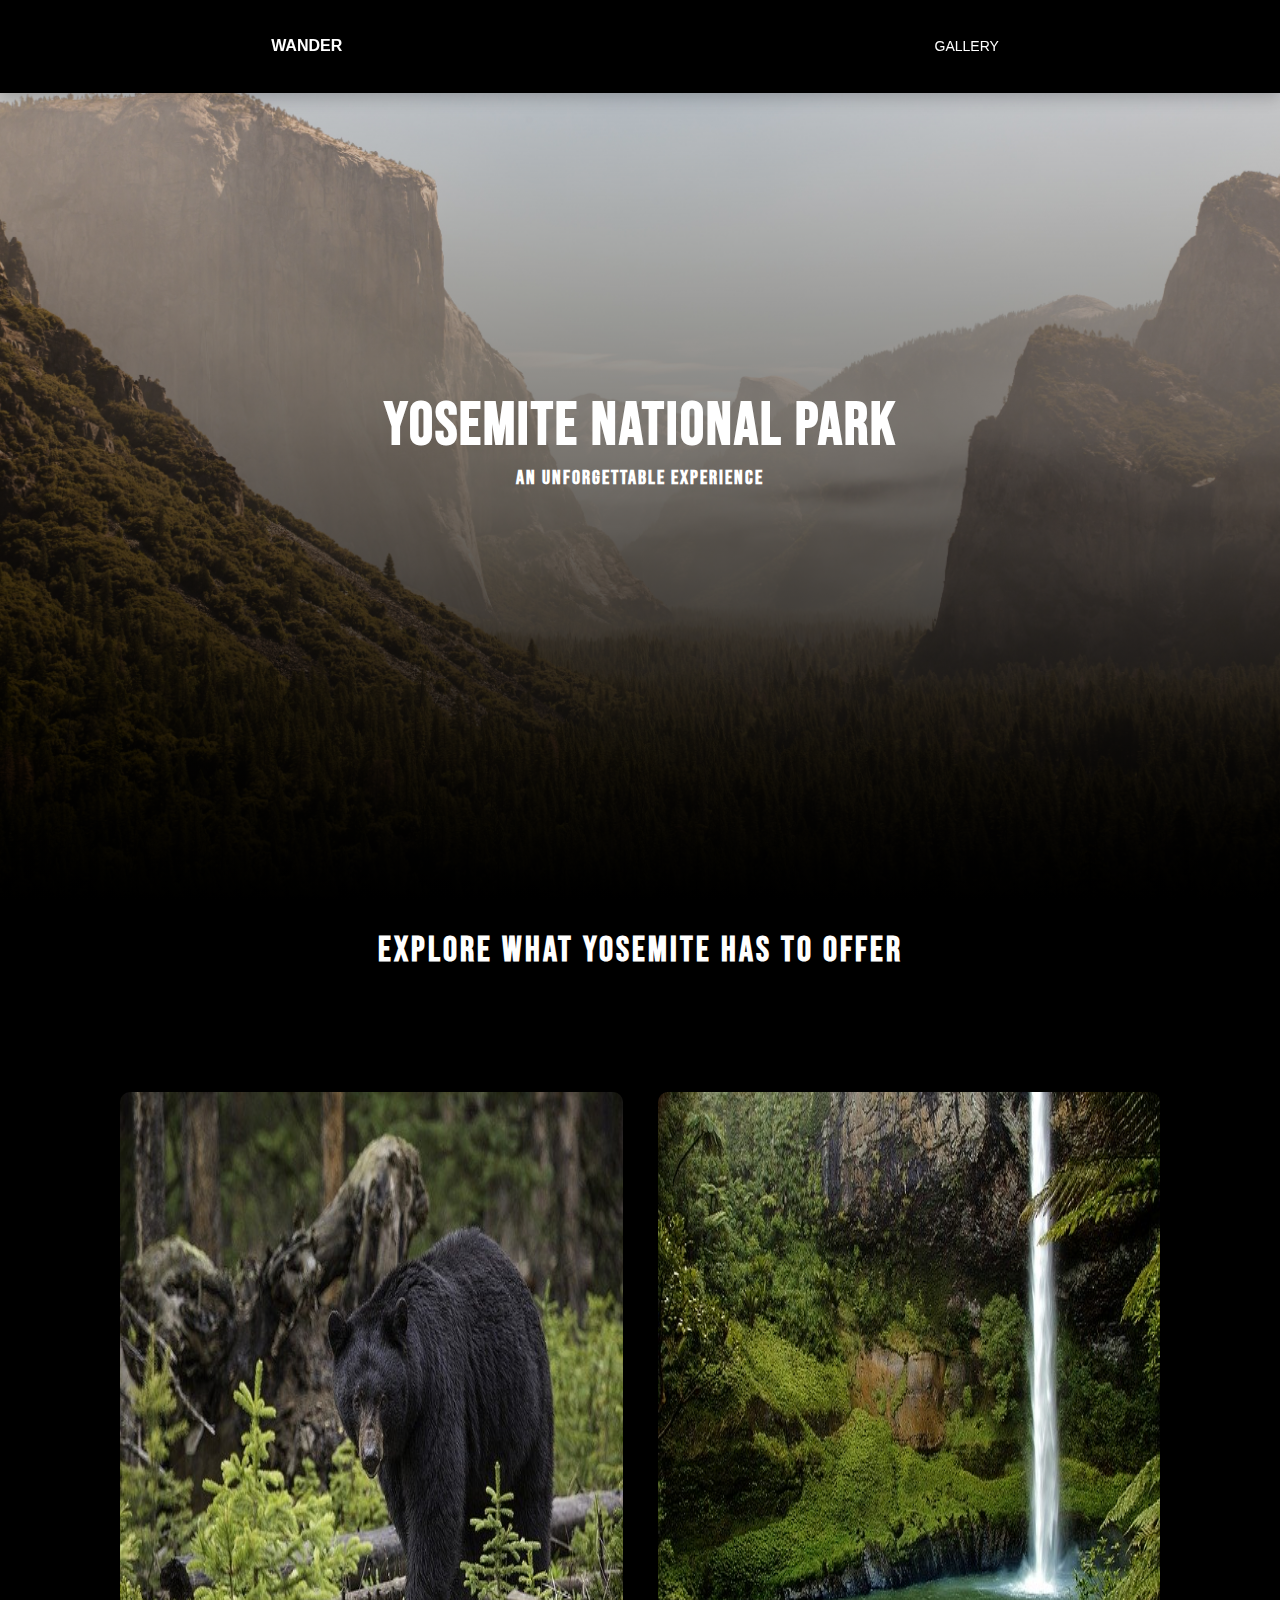
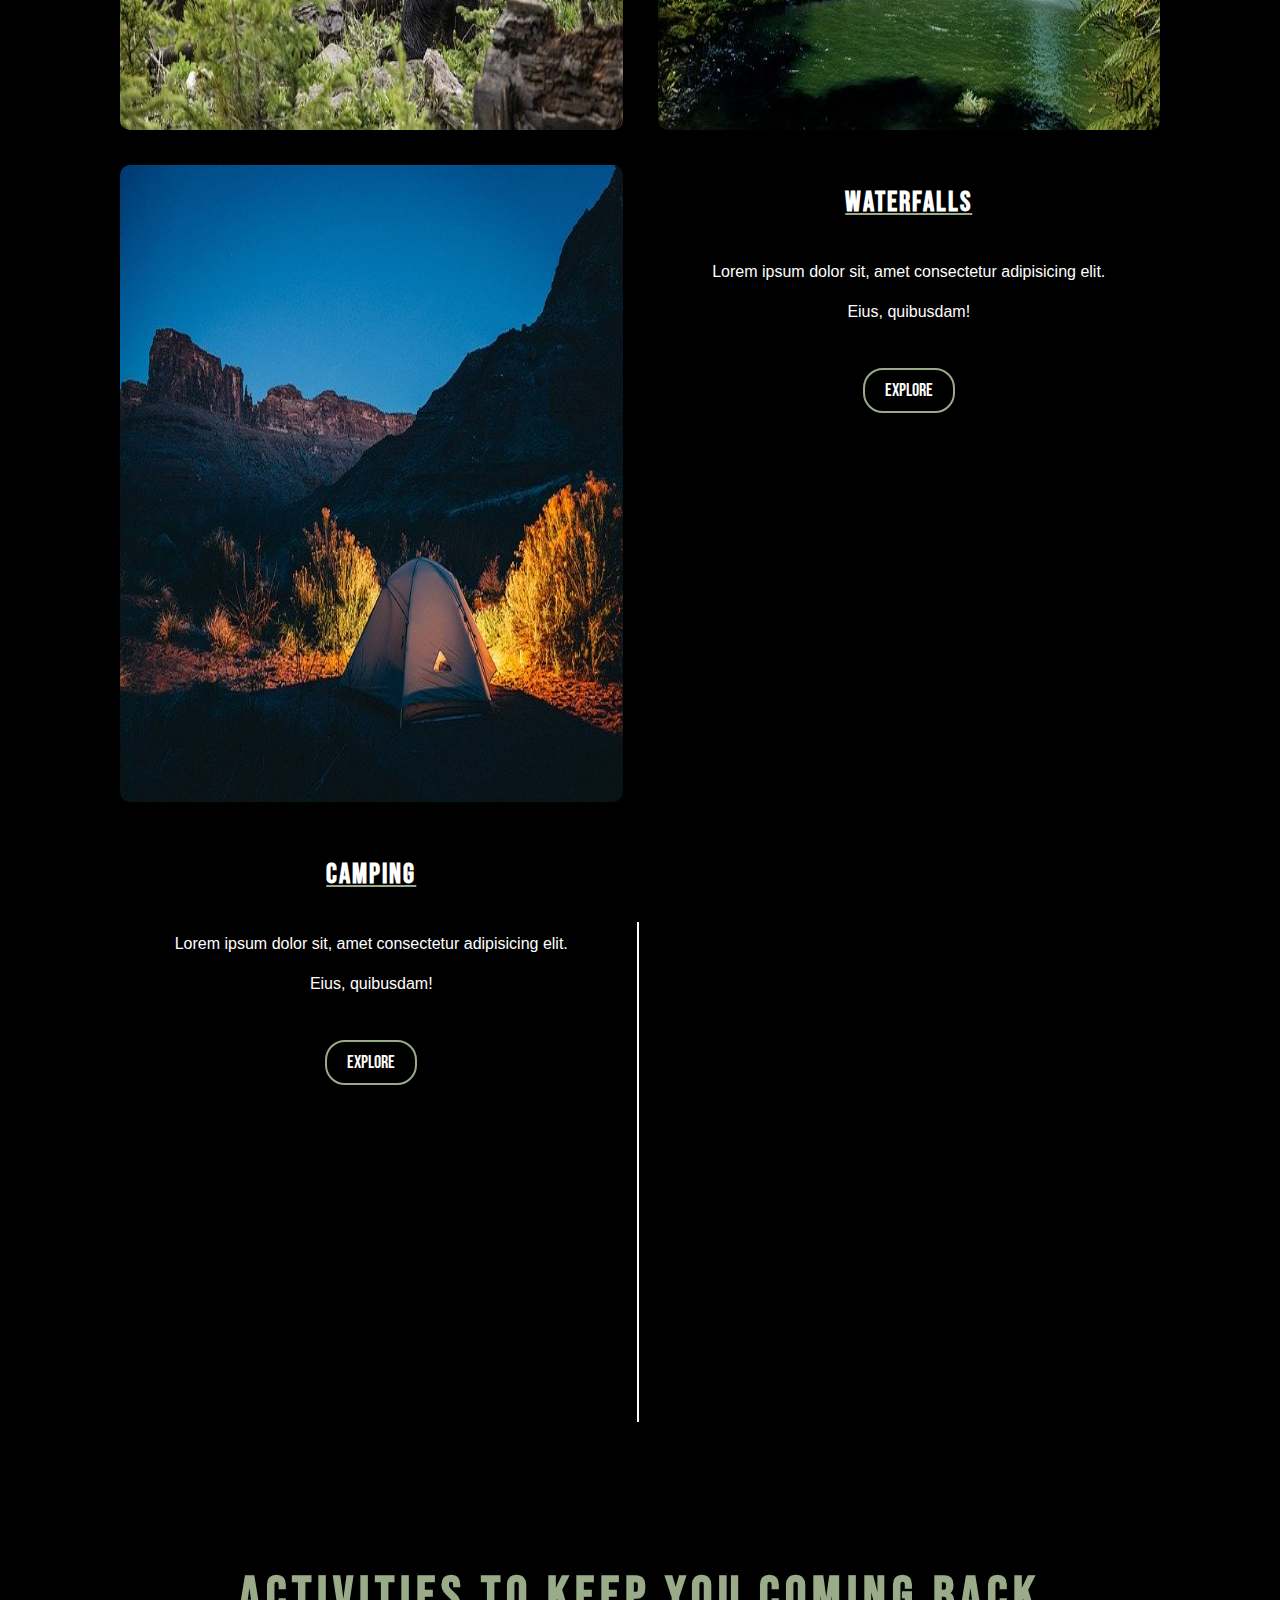
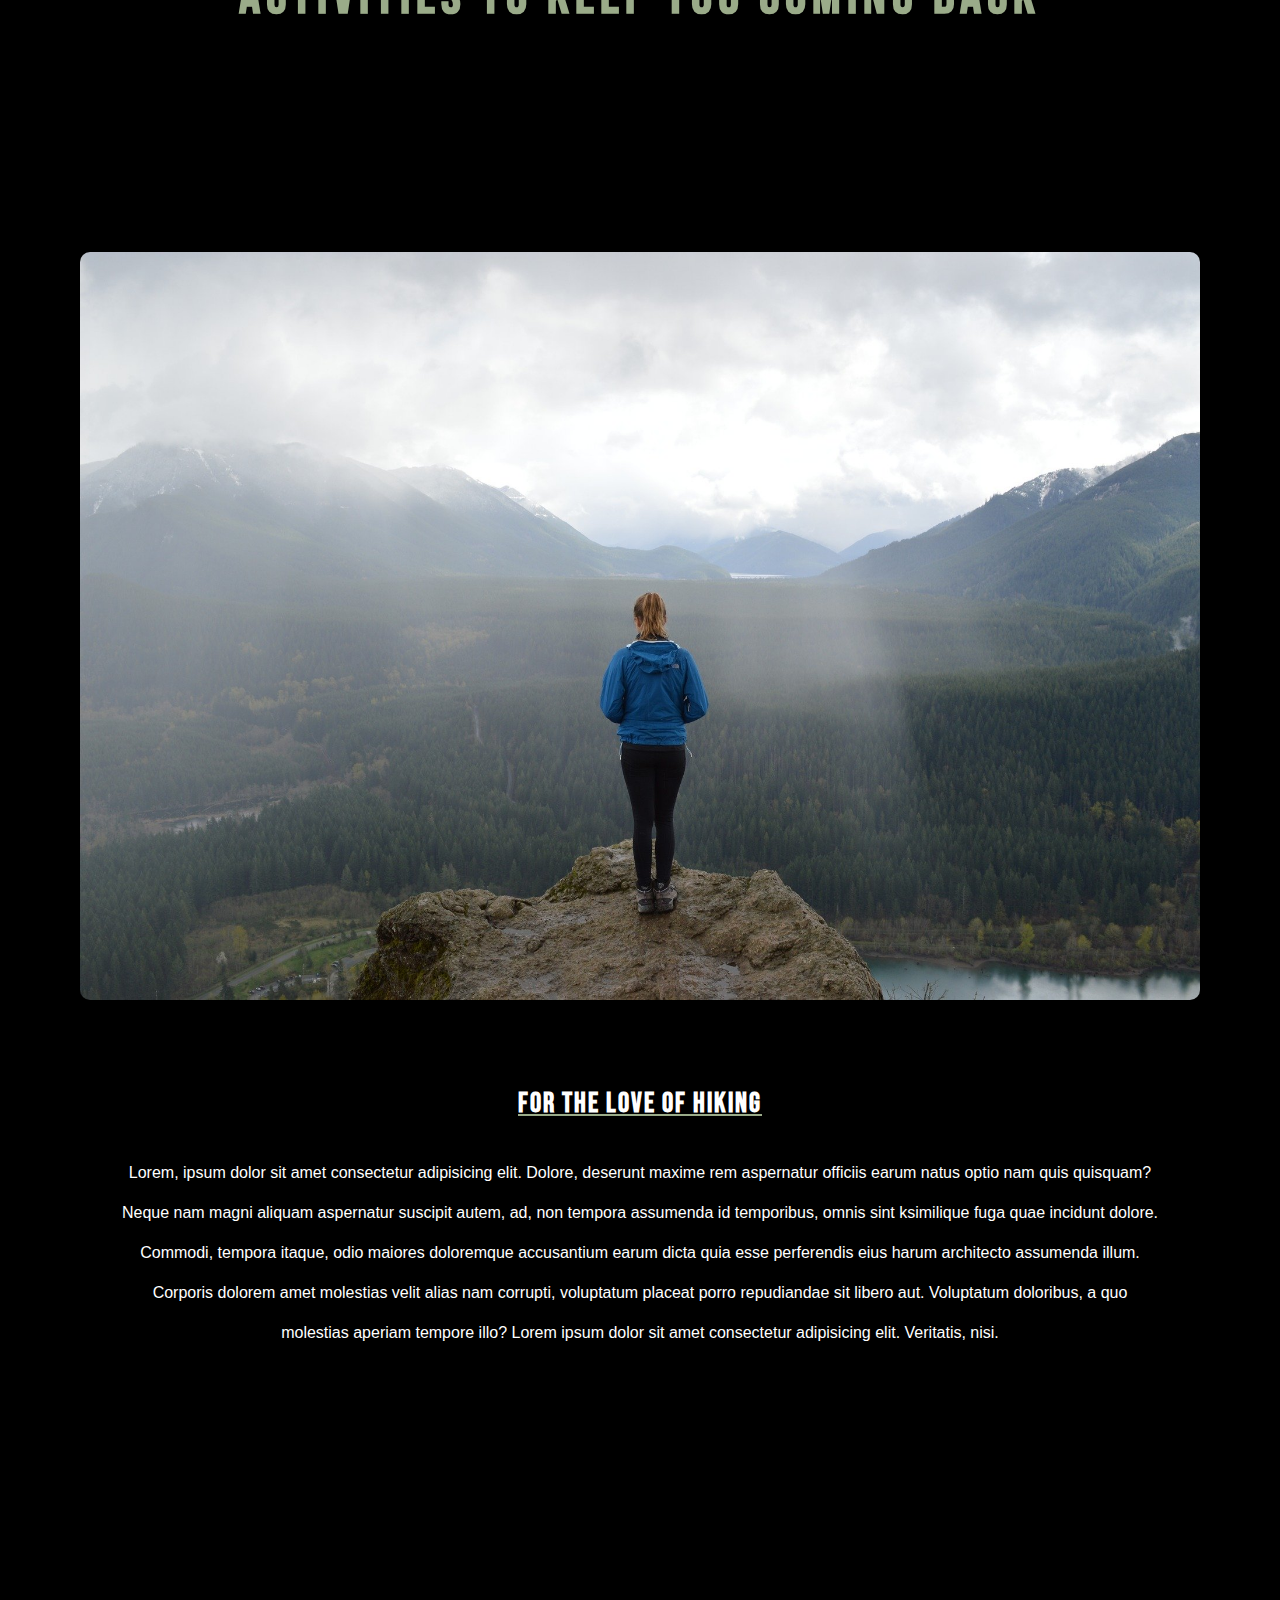
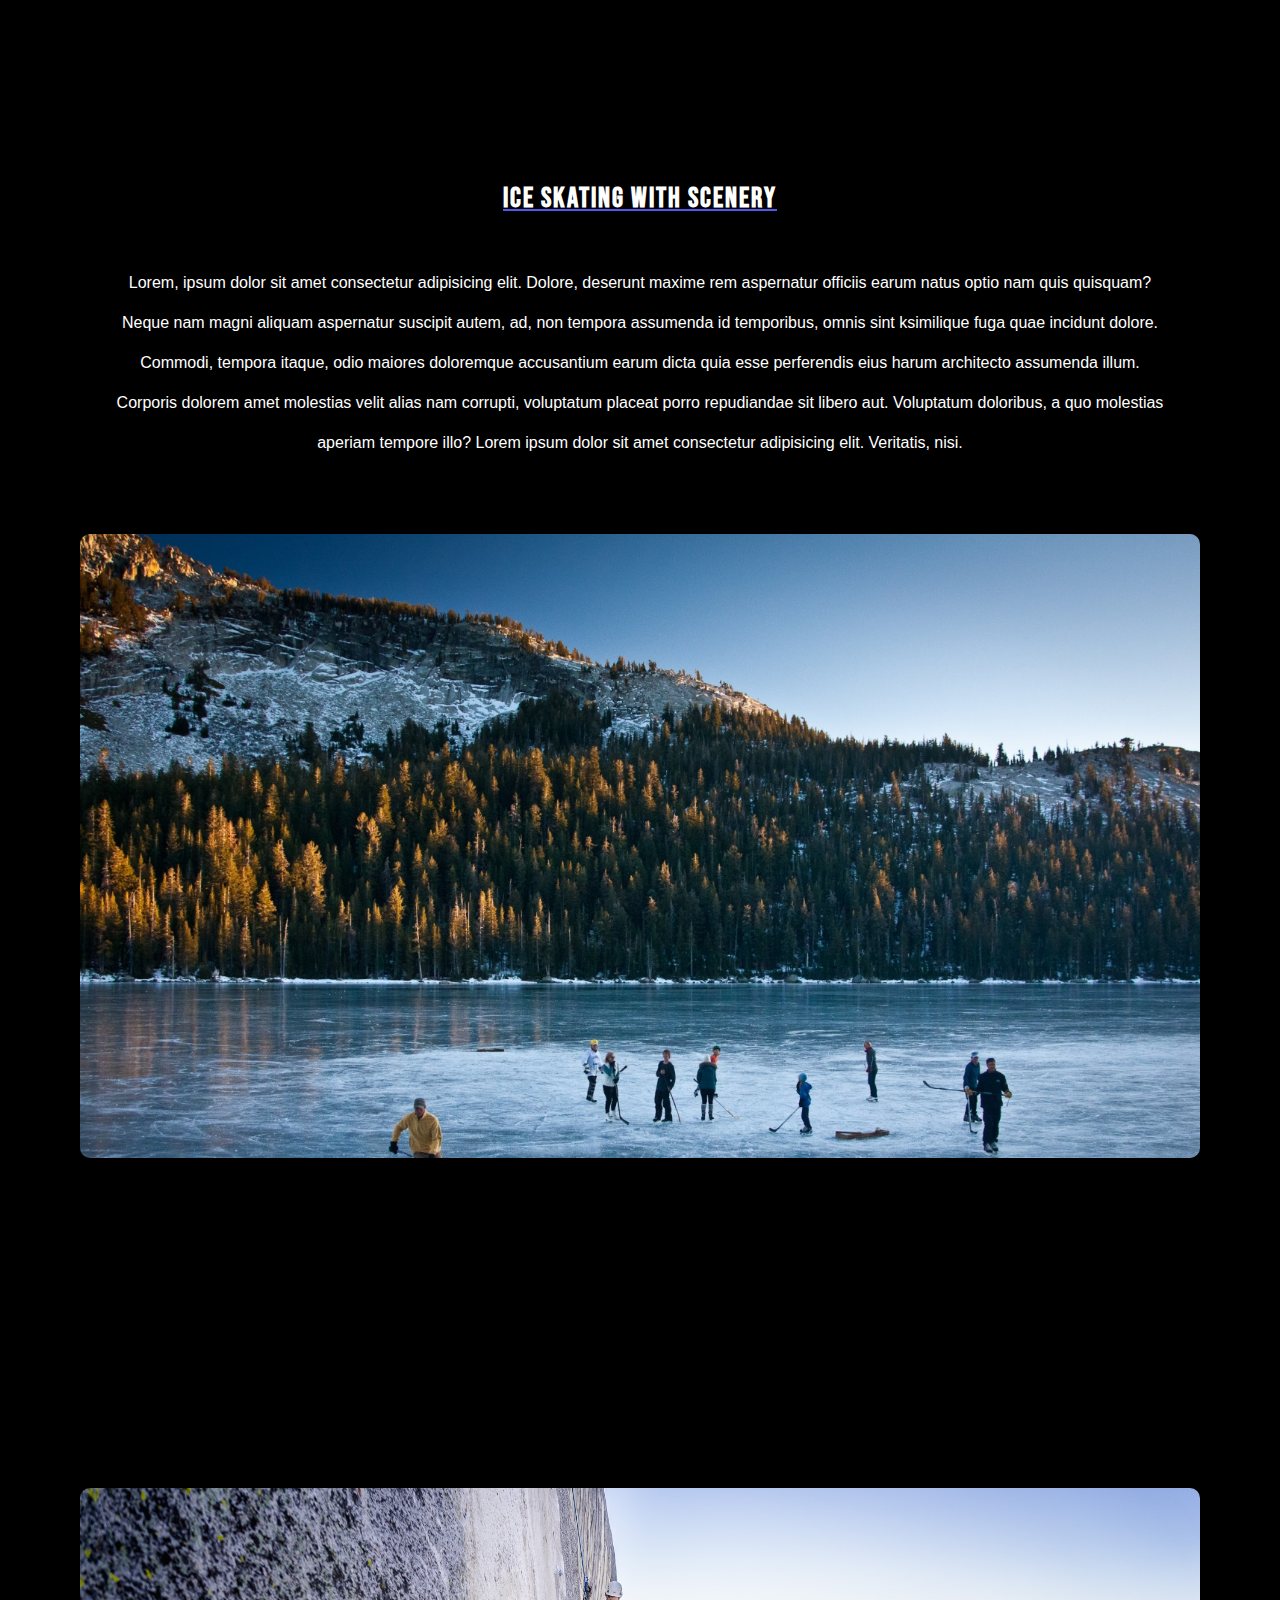
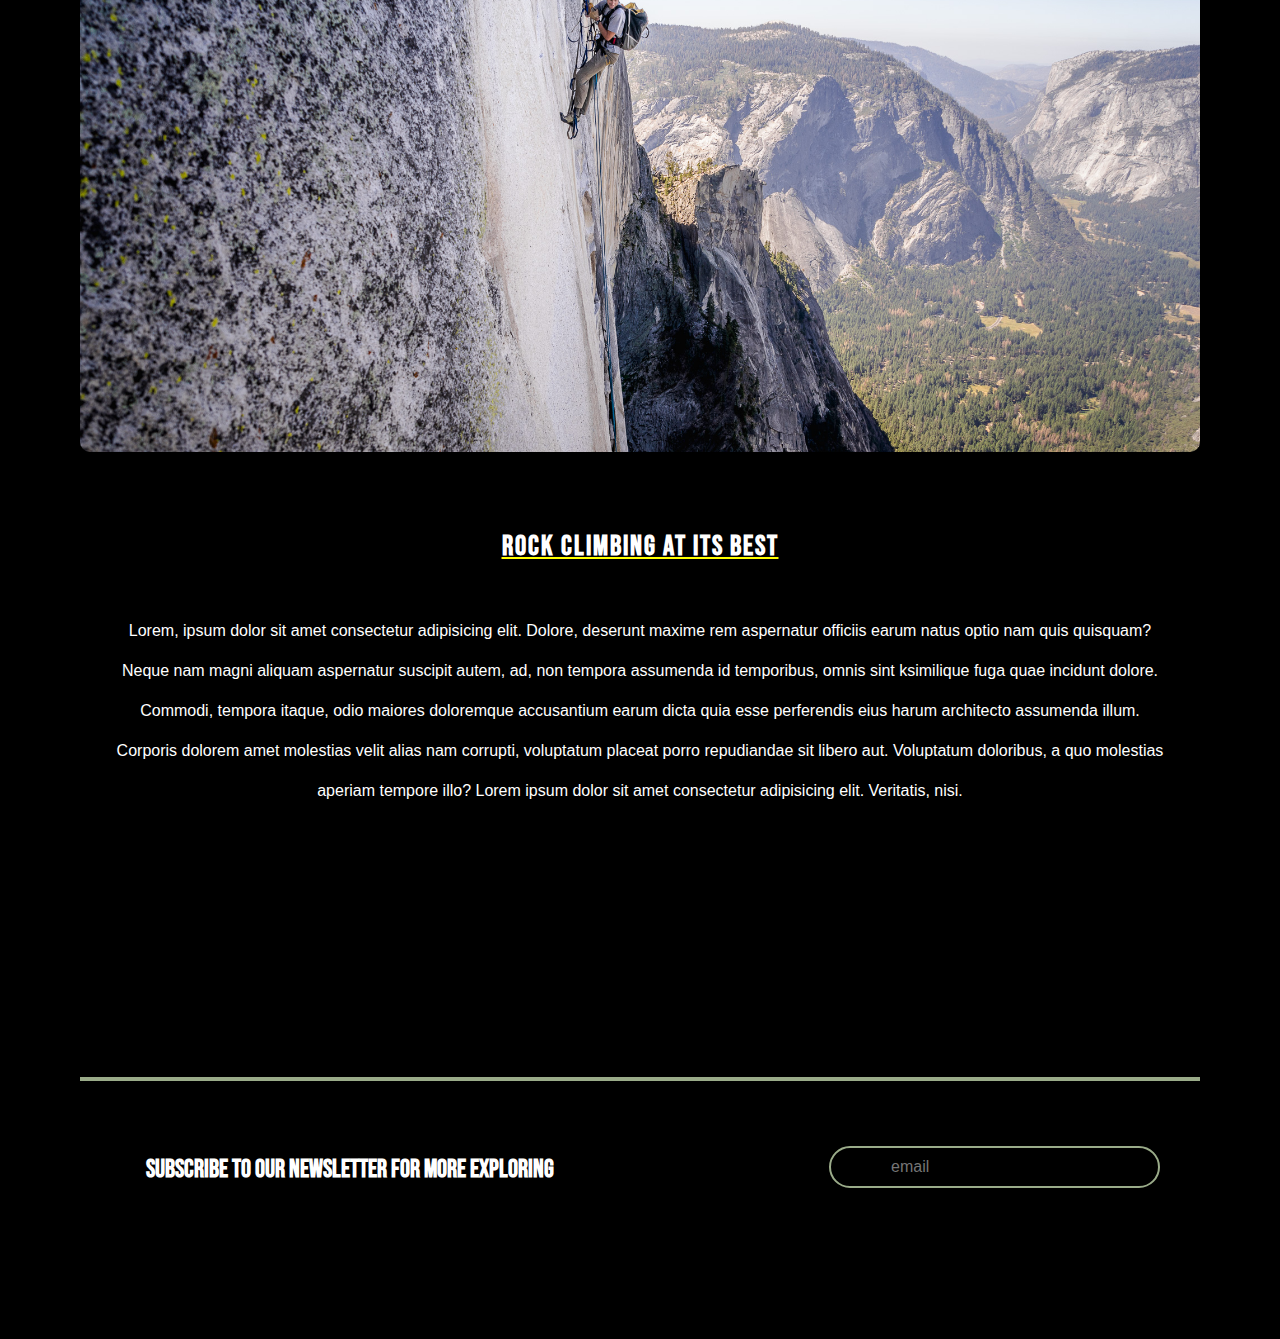
<file: index.html>
<!DOCTYPE html>
<html lang="en">
<head>
    <meta charset="UTF-8">
    <meta name="viewport" content="width=device-width, initial-scale=1.0">
    <title>WANDER-Exploring Yosemite</title>
    <link rel="stylesheet" type="text/css" href="style.css">
    <link href="https://fonts.googleapis.com/css2?family=Bebas+Neue&display=swap" rel="stylesheet">
</head>
<body>
    <header class="main-header sticky">
        <div class="container">
                <a href="index.html"><h6>Wander</h6></a>
            <nav class="main-nav">
                <ul class="main-nav-list">
                    <li><a href="gallery.html">Gallery</a></li>
                </ul>
            </nav>
        </div>
    </header>
<section class="hero">
    <div class="text">
        <h2>Yosemite National Park</h2>
        <h4>An unforgettable experience</h4>
    </div>
</section>
<div class="containergrid">
    <h2 class="title">Explore what Yosemite has to offer</h2>
    <main class="grid">
        <article>
            <img src="img/bbear.jpg" alt="photo 1" height="143" width="250">
            <div class="text">
                <h3>Wildlife</h3>
                <p>Lorem ipsum dolor sit, amet consectetur
                    adipisicing elit. Eius, quibusdam!
                </p>
                <button>Explore</button>
            </div>
        </article>
        <article>
            <img src="img/water.jpg" alt="photo 1" height="143" width="250">
            <div class="text">
                <h3>Waterfalls</h3>
                <p>Lorem ipsum dolor sit, amet consectetur 
                    adipisicing elit. Eius, quibusdam!
                </p>
                <button>Explore</button>
            </div>
        </article>
        <article>
            <img src="img/camps.jpg" alt="photo 1" height="143" width="250">
            <div class="text">
                <h3>Camping</h3>
                <p>Lorem ipsum dolor sit, amet consectetur 
                    adipisicing elit. Eius, quibusdam!
                </p>
                <button>Explore</button>
            </div>
        </article>
    </main>
</div>
<section class="container2">
    <div class="vl"></div>
    <div class="hike">
        <h2 class="hiketext">Activities to keep you coming back</h2>  
    </div>
</section>
<main class="grid2">
    <article>
        <img src="img/hiking.jpg" alt="photo 1" height="143" width="250">
    </article>
    <article>
        <div class="text">
            <h3>For the love of Hiking</h3>
            <p>Lorem, ipsum dolor sit amet consectetur adipisicing elit. Dolore, deserunt maxime rem aspernatur 
                officiis earum natus optio nam quis quisquam? Neque nam magni aliquam aspernatur suscipit autem, ad, non tempora assumenda id temporibus, omnis sint 
                ksimilique fuga quae incidunt dolore. Commodi, tempora itaque, odio 
                maiores doloremque accusantium earum dicta quia esse perferendis eius harum architecto assumenda illum. 
                Corporis dolorem amet molestias velit alias nam corrupti, voluptatum placeat porro repudiandae sit 
                libero aut. Voluptatum doloribus, a quo molestias aperiam tempore illo? Lorem ipsum dolor sit amet consectetur adipisicing elit. Veritatis, nisi.
            </p>
        </div>
    </article>
</main>
<div class="grid3">
    <div class="textice">
        <h3>Ice Skating with Scenery</h3>
        <p>Lorem, ipsum dolor sit amet consectetur adipisicing elit. Dolore, deserunt maxime rem aspernatur 
            officiis earum natus optio nam quis quisquam? Neque nam magni aliquam aspernatur suscipit autem, ad, non tempora assumenda id temporibus, omnis sint 
            ksimilique fuga quae incidunt dolore. Commodi, tempora itaque, odio 
            maiores doloremque accusantium earum dicta quia esse perferendis eius harum architecto assumenda illum. 
            Corporis dolorem amet molestias velit alias nam corrupti, voluptatum placeat porro repudiandae sit 
            libero aut. Voluptatum doloribus, a quo molestias aperiam tempore illo? Lorem ipsum dolor sit amet consectetur adipisicing elit. Veritatis, nisi.
        </p>
    </div>
    <div class="ice">
        <img src="img/ice.jpg" alt="ice image" width="790" width="468">
    </div>
</div>
<main class="grid4">
    <article>
        <img src="img/rock.jpg" alt="photo 1" height="143" width="250">
    </article>
    <article>
        <div class="textrock">
            <h3>Rock Climbing at its best</h3>
            <p>Lorem, ipsum dolor sit amet consectetur adipisicing elit. Dolore, deserunt maxime rem aspernatur 
                officiis earum natus optio nam quis quisquam? Neque nam magni aliquam aspernatur suscipit autem, ad, non tempora assumenda id temporibus, omnis sint 
                ksimilique fuga quae incidunt dolore. Commodi, tempora itaque, odio 
                maiores doloremque accusantium earum dicta quia esse perferendis eius harum architecto assumenda illum. 
                Corporis dolorem amet molestias velit alias nam corrupti, voluptatum placeat porro repudiandae sit 
                libero aut. Voluptatum doloribus, a quo molestias aperiam tempore illo? Lorem ipsum dolor sit amet consectetur adipisicing elit. Veritatis, nisi.
            </p>
        </div>
    </article>
</main>
<section class="grid5">
    <div class="formtext">
        <h4>Subscribe to our newsletter for more exploring</h4>
    </div>
    <div class="form">
        <input type="email" placeholder="email">
    </div>
</section>
</body>
</html>
</file>
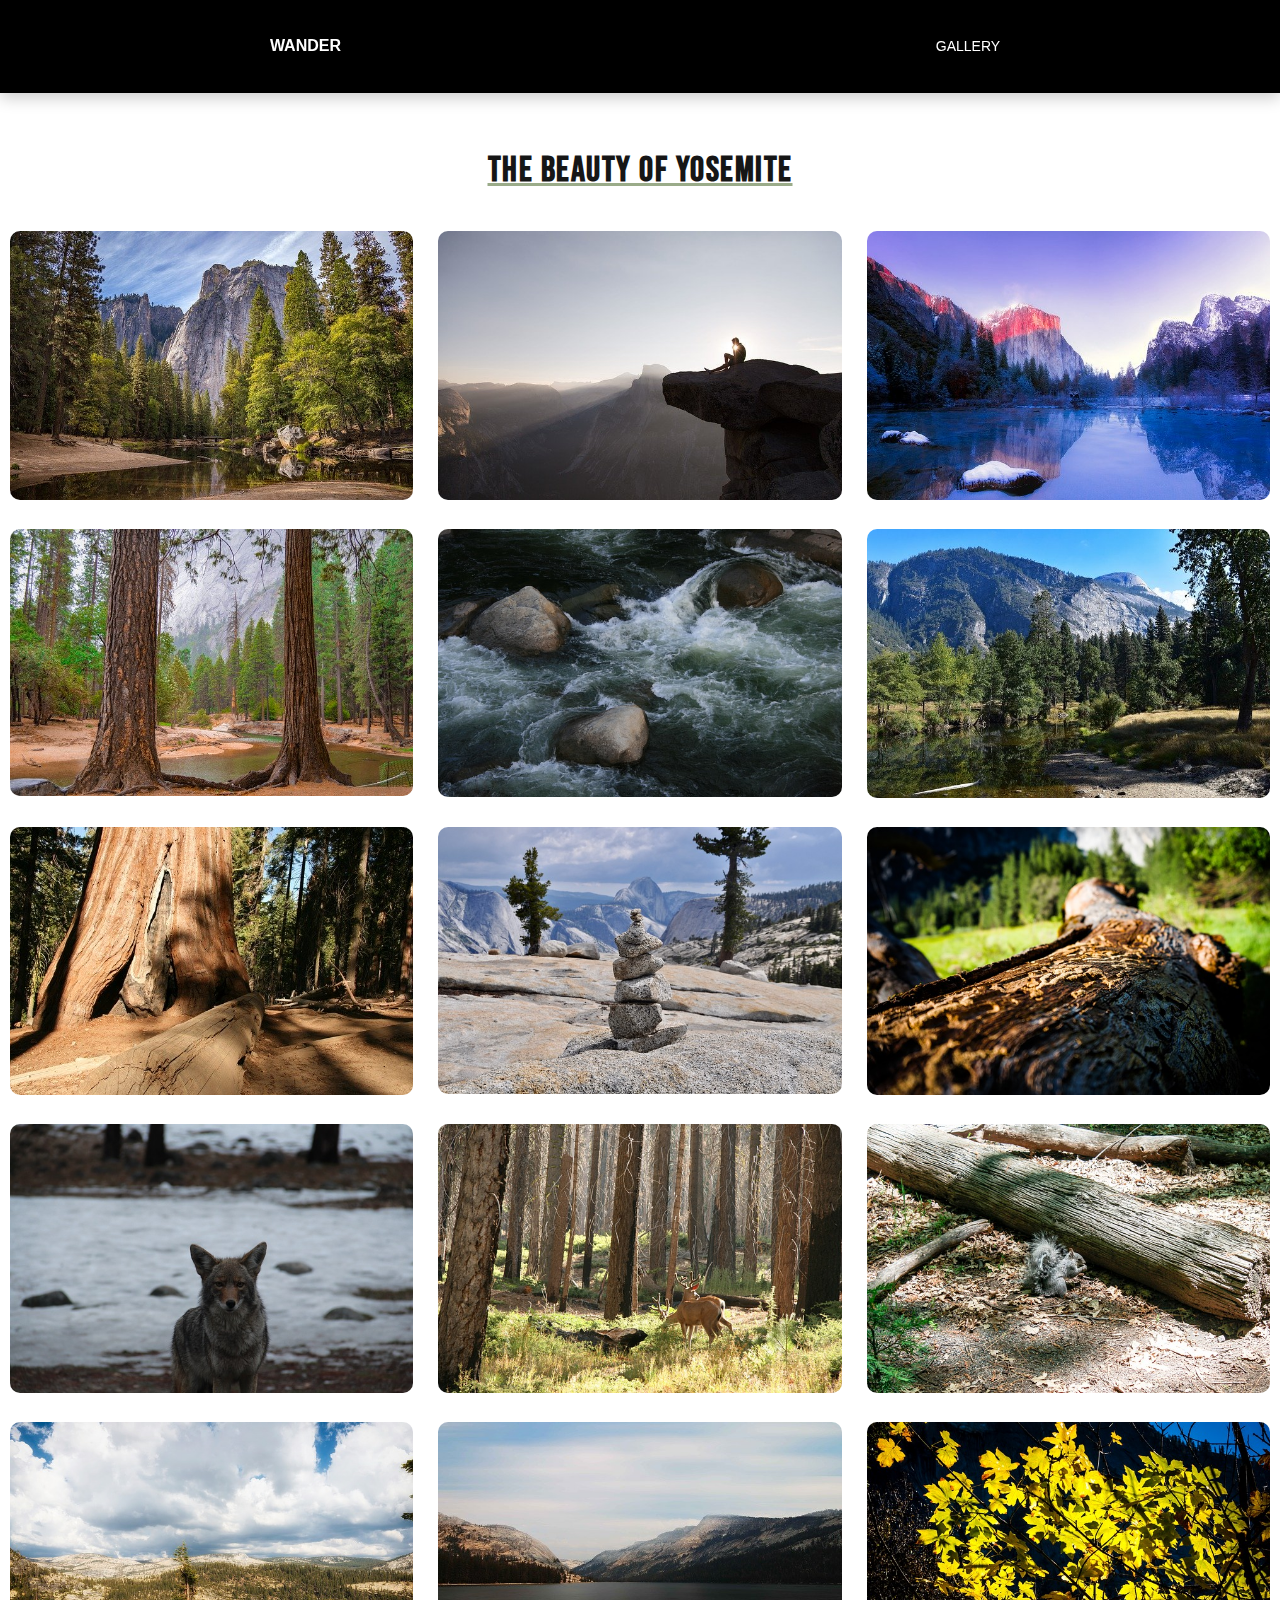
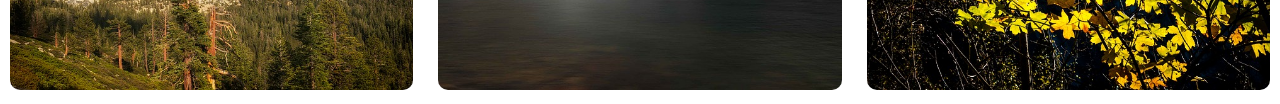
<file: gallery.html>
<!DOCTYPE html>
<html lang="en">
<head>
    <meta charset="UTF-8">
    <meta name="viewport" content="width=device-width, initial-scale=1.0">
    <title>WANDER Yosemite Gallery</title>
    <link rel="stylesheet" type="text/css" href="style2.css">
    <link href="https://fonts.googleapis.com/css2?family=Bebas+Neue&display=swap" rel="stylesheet">
</head>
<body>
<header class="main-header sticky">
    <div class="container">
            <a href="index.html"><h6>Wander</h6></a>
        <nav class="main-nav">
            <ul class="main-nav-list">
                <li><a href="gallery.html">Gallery</a></li>
            </ul>
        </nav>
    </div>
</header>
<div class="headline"><h2>The beauty of Yosemite</h2></div>
    <div class="container">
        <div class="grid-box"><img src="gallery/1.jpg" alt="one"></div>
        <div class="grid-box"><img src="gallery/2.jpg" alt="one"></div>
        <div class="grid-box"><img src="gallery/3.jpg" alt="one"></div>
        <div class="grid-box"><img src="gallery/4.jpg" alt="one"></div>
        <div class="grid-box"><img src="gallery/5.jpg" alt="one"></div>
        <div class="grid-box"><img src="gallery/6.jpg" alt="one"></div>
        <div class="grid-box"><img src="gallery/7.jpg" alt="one"></div>
        <div class="grid-box"><img src="gallery/8.jpg" alt="one"></div>
        <div class="grid-box"><img src="gallery/9.jpg" alt="one"></div>
        <div class="grid-box"><img src="gallery/10.jpg" alt="one"></div>
        <div class="grid-box"><img src="gallery/11.jpg" alt="one"></div>
        <div class="grid-box"><img src="gallery/12.jpg" alt="one"></div>
        <div class="grid-box"><img src="gallery/13.jpg" alt="one"></div> 
        <div class="grid-box"><img src="gallery/14.jpg" alt="one"></div> 
        <div class="grid-box"><img src="gallery/15.jpg" alt="one"></div>     
    </div>
</body>
</html>
</file>
<file: style.css>
* {
    scroll-behavior: smooth;
     box-sizing: border-box;
}

body {
    margin: 0;
    font-family: 'Gill Sans', 'Gill Sans MT', Calibri, 'Trebuchet MS', sans-serif;
    background: black;
    
}

/* NAV */

.sticky {
    position: fixed;
    top: 0;
    width: 100%;
}

.container {
    max-width: 100%;
    padding: 0 px;
    margin: 0 auto;
}

a {
    text-decoration: none;
}

.main-header .container {
    display: flex;
    align-items: center;
    justify-content: space-around;
    flex-wrap: wrap;
    background: black;
    -webkit-box-shadow:rgba(0,0,0,0.2) 0px 5px 15px;
    -moz-box-shadow:rgba(0,0,0,0.2) 0px 5px 15px;
    -o-box-shadow:rgba(0,0,0,0.2) 0px 5px 15px;
    box-shadow:rgba(0,0,0,0.2) 0px 5px 15px;
}

h6 {
    text-decoration: none;
    font-size: 16px;
    color: white;
    font-family: poppins;
    text-transform: uppercase;
    font-family: sans-serif;
}

@media only screen and (max-width: 600px) {
    .main-nav a {
        font-size: 10px;
        padding: 0;
        }
        .cover {
            padding-top: 120px;
        }
}

.main-nav ul {
    text-align: center;
}

.main-nav li {
    display: inline;
}

.main-nav a {
    display: inline-block;
    text-decoration: none;
    font-size: 14px;
    padding: 10px;
    color: white;
    font-weight: 400;
    text-transform: uppercase;
}

.main-nav a:hover {
        border-bottom: 3px solid #9AAB89;
}

.main-container {
    display: flex;

}

/* SECTION */

.hero {
    width: 100%;
    height: 100vh;
    background: linear-gradient(to top, rgba(0, 0, 0, 1), rgba(0, 0, 0, 0)),
    url(img/YP.jpg) center no-repeat;
    background-size: cover;
    display: flex;
    align-items: center;
    justify-content: center;
}

.text {
    line-height: 2px;
}

.hero h2 {
    text-align: center;
    color: white;
    font-family: 'Bebas Neue', sans-serif;
    font-size: 60px;
    letter-spacing: 2px;
}

.hero h4 {
    color: white;
    text-align: center;
    font-family: 'Bebas Neue', sans-serif;
    font-size: 20px;
    letter-spacing: 2px;
}

/* grid */

.title {
    color: #fff;
    text-align: center;
    font-family: 'Bebas Neue', sans-serif;
    font-size: 35px;
    justify-content: center;
    letter-spacing: 3px;
}

.grid {
    margin: 120px;
    display: grid;
    grid-template-columns: repeat(3, 1fr);
    gap: 35px;
    text-align: center;
}

.grid > article {
    text-align: center;
    border-radius: 10px;
}

.text {
    padding: 0 20px 20px;
}

.text p {
    font-size: 12px;
    padding: 20px;
    line-height: 20px;
    color: white;
}

.text h3 {
    padding-top: 15px;
    color: white;
    font-family: 'Bebas Neue', cursive;
    font-size: 28px;
    letter-spacing: 2px;
}
article img {
     width: 100%;
     height: 100%;
     border-radius: 10px;
}

button {
    padding: 10px 20px;
    font-size: 18px;
    font-family: 'Bebas Neue', cursive;
    border-radius: 20px;
    border: 2px solid #9AAB89;
    color: white;
    background: none;
    cursor: pointer;
}

button:hover {
    background: #9AAB89;
    transition: 0.6s;
    cursor: pointer;
}

@media (max-width: 1280px) {
    .grid {
        grid-template-columns: repeat(2, 1fr);
        margin: 120px;
    }
}

@media (max-width: 920px) {
    .grid {
        grid-template-columns: repeat(1, 1fr);
        margin: 50px;
    }
}

@media (max-width: 620px) {
    .hero h2 {
        font-size: 28px;
        line-height: 60px;
    }
    .title {
        font-size: 20px;
        padding-bottom: 20px;
        letter-spacing: 2px;
    }
    .grid2 {
        grid-template-columns: repeat(1, 1fr);
    }
}

/* vertical line */

.vl { 
    border-left: 2px solid white;
    height: 500px;
    position: absolute;
    left: 50%;
    margin-left: -3px;  
}

/* hiking */

.hiketext {
    color: #9AAB89;
    text-align: center;
}

.hike {
    padding: 100px;
    padding-top: 650px;
    text-align: center;
    justify-content: center;
    font-size: 50px;
    font-family: 'Bebas Neue', sans-serif;
    letter-spacing: 6px;
}

.container2 img {
    display: flex;
    align-items: center;
    justify-content: center;
}

.grid2 {
    margin: 120px;
    display: grid;
    grid-template-columns: repeat(2, 1fr);
    gap: 35px;
    text-align: center;
}

.text p {
    font-size: 16px;
    line-height: 40px;
}

.text h3 {
    text-decoration: underline #9AAB89;
    padding-top: 40px;
}

@media (max-width: 1600px) {
    .grid2 {
        grid-template-columns: repeat(1, 1fr);
        margin: 80px;
    }
    .hike {
        font-size: 35px;
        text-align: left;
        padding-top: 600px;
    }
    .grid3 {
        grid-template-columns: repeat(1, 1fr);
        margin: 80px;
    }
}

@media (max-width: 620px) {
    .grid2 {
        grid-template-columns: repeat(1, 1fr);
        margin: 10px;
    }
    .text p {
        font-size: 12px;
        line-height: 30px;
    }
    .hike {
        font-size: 18px;
        text-align: left;
        padding-top: 500px;
    }
}

/* grid3 */
.grid3 {
    margin: 120px;
    display: grid;
    grid-template-columns: repeat(2, 1fr);
    gap: 35px;
    text-align: center;
    padding-top: 250px;
    padding-bottom: 250px;
}

.textice h3{
    text-decoration: underline rgb(80, 85, 235);
    padding-top: 15px;
    color: white;
    font-family: 'Bebas Neue', cursive;
    font-size: 28px;
    letter-spacing: 2px;
}

.textice p {
    font-size: 16px;
    line-height: 40px;
    color: white;
    padding: 20px 30px;
}

.ice img {
    width: 100%;
    height: 100%;
    border-radius: 10px;
}

@media (max-width: 1600px) {
    .grid3 {
        grid-template-columns: repeat(1, 1fr);
        margin: 80px;
    }
}

@media (max-width: 620px) {
    .grid3 {
        grid-template-columns: repeat(1, 1fr);
        margin: 10px;
    }
    .textice p {
        font-size: 12px;
    }
}

.grid4 {
    margin: 120px;
    display: grid;
    grid-template-columns: repeat(2, 1fr);
    gap: 35px;
    text-align: center;
    padding-bottom: 150px;
}

.textrock h3{
    text-decoration: underline rgb(255, 255, 0);
    padding-top: 15px;
    color: white;
    font-family: 'Bebas Neue', cursive;
    font-size: 28px;
    letter-spacing: 2px;
}

.textrock p {
    font-size: 16px;
    line-height: 40px;
    color: white;
    padding: 20px 30px;
}


@media (max-width: 1600px) {
    .grid4 {
        grid-template-columns: repeat(1, 1fr);
        margin: 80px;
    }
}

@media (max-width: 620px) {
    .grid4 {
        grid-template-columns: repeat(1, 1fr);
        margin: 10px;
    }
    .textrock p {
        font-size: 12px;
    }
}

/* newsletter */
.grid5 {
    display: grid;
    grid-template-columns: repeat(2, 1fr);
    margin: 300px; 
    border-top: 4px solid #9AAB89;
    padding: 40px;
}

.formtext {
    color: white;
    font-family: 'Bebas Neue', sans-serif;
    font-size: 45px;
}

.form {
    padding-top: 70px;
    padding-left: 300px;
}

input {
    padding: 10px 60px;
    background: none;
    border: 2px solid #9AAB89;
    border-radius: 40px;
    font-size: 16px;
}

input[type="email"] {
    color: white;
}

input[type="email"]:focus {
    padding: 10px 60px;
}

@media (max-width: 1600px) {
    .grid5 {
        grid-template-columns: repeat(2, 1fr);
        margin: 80px;
    }
    .form {
        padding-left: 250px;
        padding-top: 25px;
    }
    .formtext {
        font-size: 25px;
        text-align: center;
    }
}
@media (max-width: 850px) {
    .grid5 {
        grid-template-columns: repeat(1, 1fr);
        margin: 10px;
    }
    .form {
        padding-left: 0px;
        padding-top: 25px;
        text-align: center;
    }
    .formtext {
        font-size: 20px;
        text-align: center;
    }
    input {
        padding: 10px 30px;
    }
}
</file>
<file: style2.css>
* {
    scroll-behavior: smooth;
     box-sizing: border-box;
}

body {
    margin: 0;
    padding: 0;
    background: white;
    width: 100%;
    height: 100%;
    font-family: 'Gill Sans', 'Gill Sans MT', Calibri, 'Trebuchet MS', sans-serif;
}

/* NAV */

.sticky {
    position: fixed;
    top: 0;
    width: 100%;
}

.container {
    max-width: 100%;
    padding: 0 px;
    margin: 0 auto;
}

a {
    text-decoration: none;
}

.main-header .container {
    display: flex;
    align-items: center;
    justify-content: space-around;
    flex-wrap: wrap;
    background: black;
    -webkit-box-shadow:rgba(0,0,0,0.2) 0px 5px 15px;
    -moz-box-shadow:rgba(0,0,0,0.2) 0px 5px 15px;
    -o-box-shadow:rgba(0,0,0,0.2) 0px 5px 15px;
    box-shadow:rgba(0,0,0,0.2) 0px 5px 15px;
}

h6 {
    text-decoration: none;
    font-size: 16px;
    color: white;
    font-family: poppins;
    text-transform: uppercase;
    font-family: sans-serif;
}

@media only screen and (max-width: 600px) {
    .main-nav a {
        font-size: 10px;
        padding: 0;
        }
        .cover {
            padding-top: 120px;
        }
}

.main-nav ul {
    text-align: center;
}

.main-nav li {
    display: inline;
}

.main-nav a {
    display: inline-block;
    text-decoration: none;
    font-size: 14px;
    padding: 10px;
    color: white;
    font-weight: 400;
    text-transform: uppercase;
}

/* headline */
.headline {
    padding-top: 120px;
}

.headline h2 {
    color: #161616;
    text-align: center;
    font-family: 'Bebas Neue', sans-serif;
    font-size: 35px;
    letter-spacing: 1.5px;
    text-decoration: underline #9AAB89;
}

@media (max-width: 620px) {
    .headline h2 {
        font-size: 25px;
    }
}

/* grid container */

.container {
    display: grid;
    gap: 5px;
    grid-template-columns: repeat(auto-fill,minmax(400px, 1fr));
    justify-items: center;
}

img {
    width: 100%;
    border-radius: 10px;
}

img:hover {
    -webkit-box-shadow:rgba(0,0,0,0.6) 0px 5px 15px;
    -moz-box-shadow:rgba(0,0,0,0.6) 0px 5px 15px;
    -o-box-shadow:rgba(0,0,0,0.6) 0px 5px 15px;
    box-shadow:rgba(0,0,0,0.6) 0px 5px 15px;
    transition: 0.4s;
    transform: scale(1.05);
}

.grid-box {
    padding: 10px;
}
</file>
